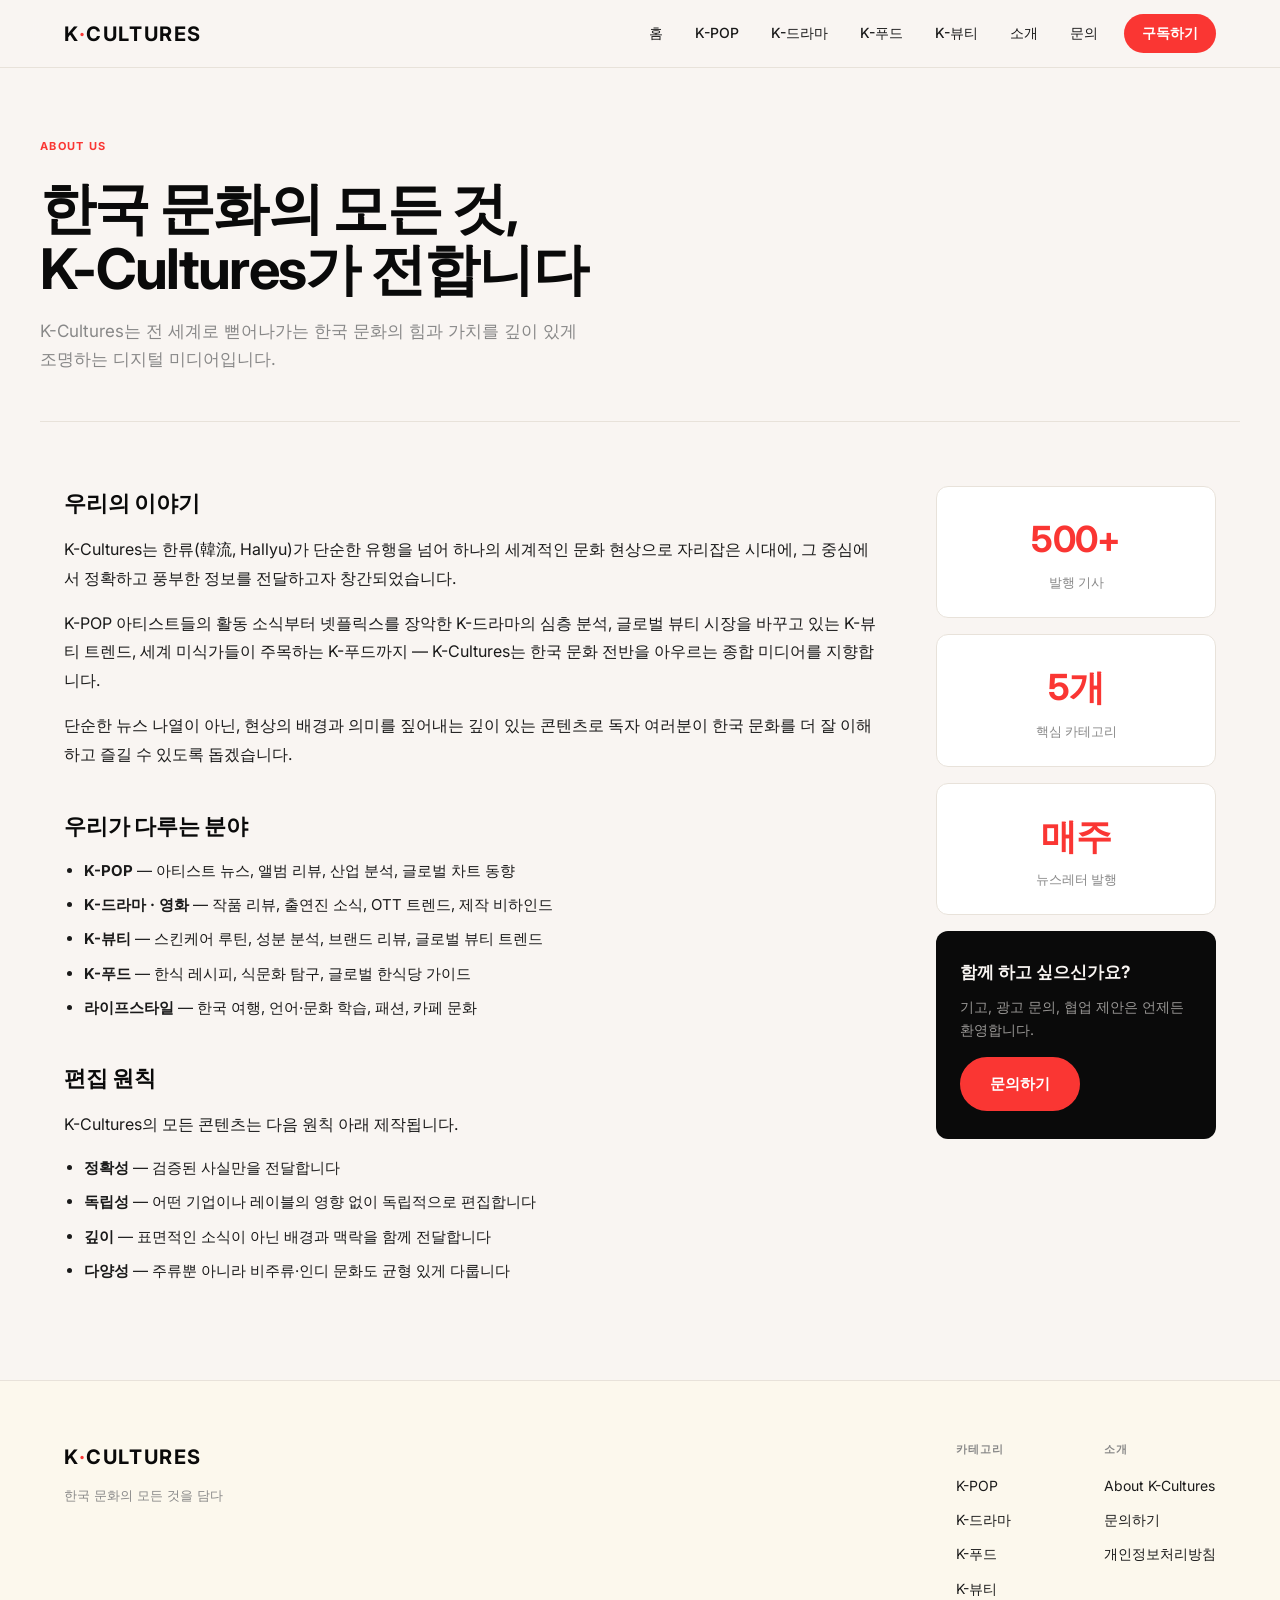
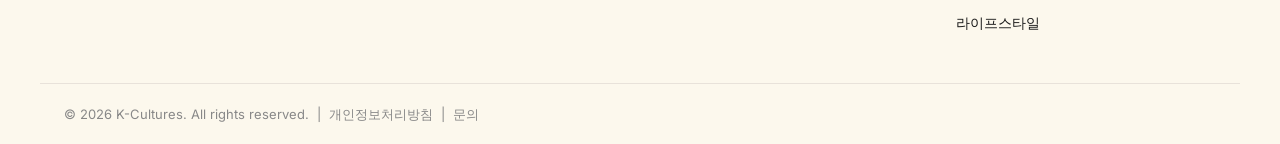
<file: about.html>
<!DOCTYPE html>
<html lang="ko">
<head>
    <meta charset="UTF-8">
    <meta name="viewport" content="width=device-width, initial-scale=1.0">
    <title>소개 — K-Cultures | 한국 문화 미디어</title>
    <meta name="description" content="K-Cultures는 K-POP, K-드라마, K-뷰티, K-푸드 등 한국 문화 전반을 심층적으로 다루는 한국어·영어 미디어입니다.">
    <link rel="canonical" href="https://lemardk.github.io/k-cultures/about.html">
    <link rel="preconnect" href="https://fonts.googleapis.com">
    <link rel="preconnect" href="https://fonts.gstatic.com" crossorigin>
    <link href="https://fonts.googleapis.com/css2?family=Inter:wght@400;500;600;700&display=swap" rel="stylesheet">
    <link rel="stylesheet" href="style.css">
    <script async src="https://pagead2.googlesyndication.com/pagead/js/adsbygoogle.js?client=ca-pub-3874906699242480"
     crossorigin="anonymous"></script>
</head>
<body>

    <header class="header" id="header">
        <div class="header__inner">
            <a href="index.html" class="logo">K<span class="logo__accent">·</span>CULTURES</a>
            <nav class="nav" id="nav">
                <a href="index.html" class="nav__link">홈</a>
                <a href="#" class="nav__link">K-POP</a>
                <a href="#" class="nav__link">K-드라마</a>
                <a href="#" class="nav__link">K-푸드</a>
                <a href="#" class="nav__link">K-뷰티</a>
                <a href="about.html" class="nav__link">소개</a>
                <a href="contact.html" class="nav__link">문의</a>
                <a href="index.html#newsletter" class="nav__cta">구독하기</a>
            </nav>
            <button class="burger" id="burger" aria-label="메뉴 열기">
                <span></span><span></span><span></span>
            </button>
        </div>
    </header>

    <main class="page-main">
        <div class="page-hero container">
            <span class="section-tag">ABOUT US</span>
            <h1 class="page-title">한국 문화의 모든 것,<br>K-Cultures가 전합니다</h1>
            <p class="page-sub">K-Cultures는 전 세계로 뻗어나가는 한국 문화의 힘과 가치를 깊이 있게 조명하는 디지털 미디어입니다.</p>
        </div>

        <section class="about-section container">
            <div class="about-grid">
                <div class="about-content">
                    <h2>우리의 이야기</h2>
                    <p>K-Cultures는 한류(韓流, Hallyu)가 단순한 유행을 넘어 하나의 세계적인 문화 현상으로 자리잡은 시대에, 그 중심에서 정확하고 풍부한 정보를 전달하고자 창간되었습니다.</p>
                    <p>K-POP 아티스트들의 활동 소식부터 넷플릭스를 장악한 K-드라마의 심층 분석, 글로벌 뷰티 시장을 바꾸고 있는 K-뷰티 트렌드, 세계 미식가들이 주목하는 K-푸드까지 — K-Cultures는 한국 문화 전반을 아우르는 종합 미디어를 지향합니다.</p>
                    <p>단순한 뉴스 나열이 아닌, 현상의 배경과 의미를 짚어내는 깊이 있는 콘텐츠로 독자 여러분이 한국 문화를 더 잘 이해하고 즐길 수 있도록 돕겠습니다.</p>

                    <h2>우리가 다루는 분야</h2>
                    <ul class="about-list">
                        <li><strong>K-POP</strong> — 아티스트 뉴스, 앨범 리뷰, 산업 분석, 글로벌 차트 동향</li>
                        <li><strong>K-드라마 · 영화</strong> — 작품 리뷰, 출연진 소식, OTT 트렌드, 제작 비하인드</li>
                        <li><strong>K-뷰티</strong> — 스킨케어 루틴, 성분 분석, 브랜드 리뷰, 글로벌 뷰티 트렌드</li>
                        <li><strong>K-푸드</strong> — 한식 레시피, 식문화 탐구, 글로벌 한식당 가이드</li>
                        <li><strong>라이프스타일</strong> — 한국 여행, 언어·문화 학습, 패션, 카페 문화</li>
                    </ul>

                    <h2>편집 원칙</h2>
                    <p>K-Cultures의 모든 콘텐츠는 다음 원칙 아래 제작됩니다.</p>
                    <ul class="about-list">
                        <li><strong>정확성</strong> — 검증된 사실만을 전달합니다</li>
                        <li><strong>독립성</strong> — 어떤 기업이나 레이블의 영향 없이 독립적으로 편집합니다</li>
                        <li><strong>깊이</strong> — 표면적인 소식이 아닌 배경과 맥락을 함께 전달합니다</li>
                        <li><strong>다양성</strong> — 주류뿐 아니라 비주류·인디 문화도 균형 있게 다룹니다</li>
                    </ul>
                </div>

                <div class="about-sidebar">
                    <div class="stat-card">
                        <span class="stat-number">500+</span>
                        <span class="stat-label">발행 기사</span>
                    </div>
                    <div class="stat-card">
                        <span class="stat-number">5개</span>
                        <span class="stat-label">핵심 카테고리</span>
                    </div>
                    <div class="stat-card">
                        <span class="stat-number">매주</span>
                        <span class="stat-label">뉴스레터 발행</span>
                    </div>
                    <div class="about-contact-box">
                        <h3>함께 하고 싶으신가요?</h3>
                        <p>기고, 광고 문의, 협업 제안은 언제든 환영합니다.</p>
                        <a href="contact.html" class="btn btn--primary" style="margin-top:16px; display:inline-flex;">문의하기</a>
                    </div>
                </div>
            </div>
        </section>
    </main>

    <footer class="footer">
        <div class="footer__inner container">
            <div class="footer__brand">
                <a href="index.html" class="logo">K<span class="logo__accent">·</span>CULTURES</a>
                <p class="footer__tagline">한국 문화의 모든 것을 담다</p>
            </div>
            <nav class="footer__nav">
                <div class="footer__col">
                    <span class="footer__col-title">카테고리</span>
                    <a href="#">K-POP</a>
                    <a href="#">K-드라마</a>
                    <a href="#">K-푸드</a>
                    <a href="#">K-뷰티</a>
                    <a href="#">라이프스타일</a>
                </div>
                <div class="footer__col">
                    <span class="footer__col-title">소개</span>
                    <a href="about.html">About K-Cultures</a>
                    <a href="contact.html">문의하기</a>
                    <a href="privacy.html">개인정보처리방침</a>
                </div>
            </nav>
        </div>
        <div class="footer__bottom container">
            <p>&copy; 2026 K-Cultures. All rights reserved. &nbsp;|&nbsp; <a href="privacy.html">개인정보처리방침</a> &nbsp;|&nbsp; <a href="contact.html">문의</a></p>
        </div>
    </footer>

    <script src="main.js"></script>
</body>
</html>
</file>
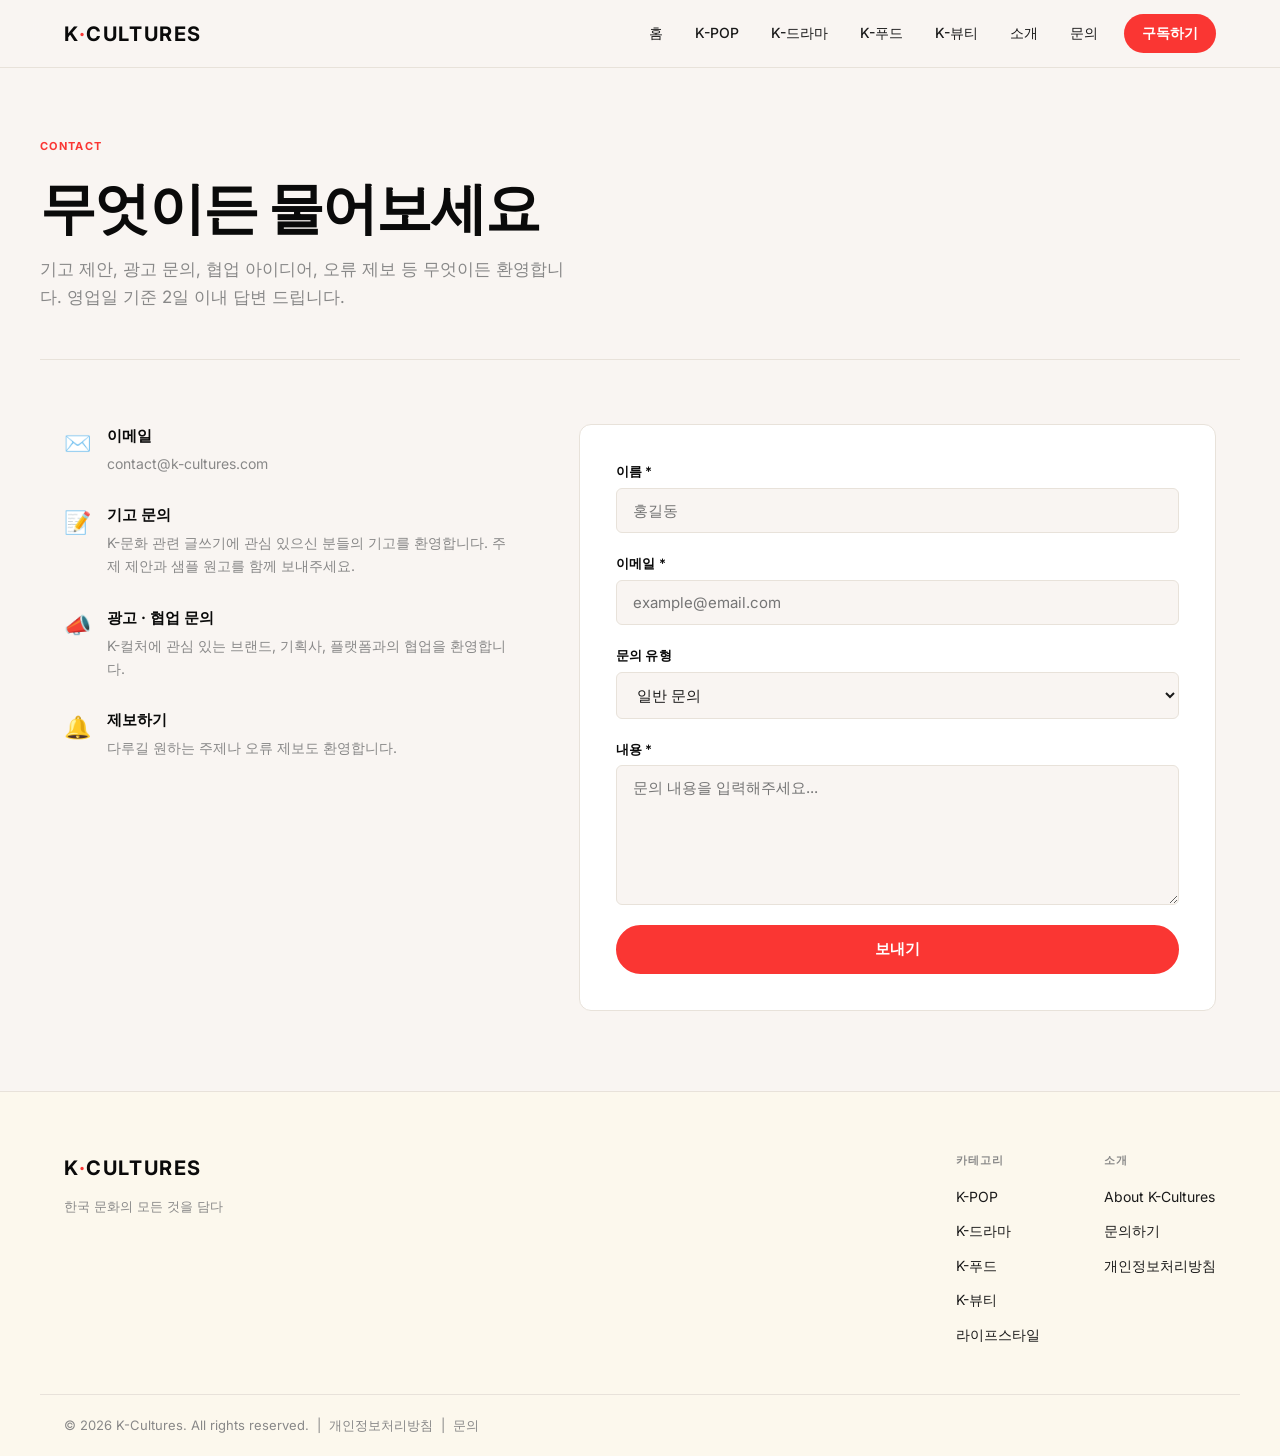
<file: contact.html>
<!DOCTYPE html>
<html lang="ko">
<head>
    <meta charset="UTF-8">
    <meta name="viewport" content="width=device-width, initial-scale=1.0">
    <title>문의하기 — K-Cultures</title>
    <meta name="description" content="K-Cultures에 기고, 광고, 협업, 제보 등 다양한 문의를 남겨주세요. 빠르게 답변 드리겠습니다.">
    <link rel="canonical" href="https://lemardk.github.io/k-cultures/contact.html">
    <link rel="preconnect" href="https://fonts.googleapis.com">
    <link rel="preconnect" href="https://fonts.gstatic.com" crossorigin>
    <link href="https://fonts.googleapis.com/css2?family=Inter:wght@400;500;600;700&display=swap" rel="stylesheet">
    <link rel="stylesheet" href="style.css">
    <script async src="https://pagead2.googlesyndication.com/pagead/js/adsbygoogle.js?client=ca-pub-3874906699242480"
     crossorigin="anonymous"></script>
</head>
<body>

    <header class="header" id="header">
        <div class="header__inner">
            <a href="index.html" class="logo">K<span class="logo__accent">·</span>CULTURES</a>
            <nav class="nav" id="nav">
                <a href="index.html" class="nav__link">홈</a>
                <a href="#" class="nav__link">K-POP</a>
                <a href="#" class="nav__link">K-드라마</a>
                <a href="#" class="nav__link">K-푸드</a>
                <a href="#" class="nav__link">K-뷰티</a>
                <a href="about.html" class="nav__link">소개</a>
                <a href="contact.html" class="nav__link">문의</a>
                <a href="index.html#newsletter" class="nav__cta">구독하기</a>
            </nav>
            <button class="burger" id="burger" aria-label="메뉴 열기">
                <span></span><span></span><span></span>
            </button>
        </div>
    </header>

    <main class="page-main">
        <div class="page-hero container">
            <span class="section-tag">CONTACT</span>
            <h1 class="page-title">무엇이든 물어보세요</h1>
            <p class="page-sub">기고 제안, 광고 문의, 협업 아이디어, 오류 제보 등 무엇이든 환영합니다. 영업일 기준 2일 이내 답변 드립니다.</p>
        </div>

        <section class="contact-section container">
            <div class="contact-grid">
                <div class="contact-info">
                    <div class="contact-item">
                        <span class="contact-icon">✉️</span>
                        <div>
                            <strong>이메일</strong>
                            <p>contact@k-cultures.com</p>
                        </div>
                    </div>
                    <div class="contact-item">
                        <span class="contact-icon">📝</span>
                        <div>
                            <strong>기고 문의</strong>
                            <p>K-문화 관련 글쓰기에 관심 있으신 분들의 기고를 환영합니다. 주제 제안과 샘플 원고를 함께 보내주세요.</p>
                        </div>
                    </div>
                    <div class="contact-item">
                        <span class="contact-icon">📣</span>
                        <div>
                            <strong>광고 · 협업 문의</strong>
                            <p>K-컬처에 관심 있는 브랜드, 기획사, 플랫폼과의 협업을 환영합니다.</p>
                        </div>
                    </div>
                    <div class="contact-item">
                        <span class="contact-icon">🔔</span>
                        <div>
                            <strong>제보하기</strong>
                            <p>다루길 원하는 주제나 오류 제보도 환영합니다.</p>
                        </div>
                    </div>
                </div>

                <form class="contact-form" onsubmit="handleContact(event)">
                    <div class="form-group">
                        <label for="name">이름 *</label>
                        <input type="text" id="name" name="name" placeholder="홍길동" required>
                    </div>
                    <div class="form-group">
                        <label for="email">이메일 *</label>
                        <input type="email" id="email" name="email" placeholder="example@email.com" required>
                    </div>
                    <div class="form-group">
                        <label for="subject">문의 유형</label>
                        <select id="subject" name="subject">
                            <option value="general">일반 문의</option>
                            <option value="contribute">기고 제안</option>
                            <option value="ads">광고 · 협업</option>
                            <option value="report">오류 제보</option>
                            <option value="other">기타</option>
                        </select>
                    </div>
                    <div class="form-group">
                        <label for="message">내용 *</label>
                        <textarea id="message" name="message" rows="6" placeholder="문의 내용을 입력해주세요..." required></textarea>
                    </div>
                    <button type="submit" class="btn btn--primary" id="contactBtn" style="width:100%; justify-content:center;">보내기</button>
                </form>
            </div>
        </section>
    </main>

    <footer class="footer">
        <div class="footer__inner container">
            <div class="footer__brand">
                <a href="index.html" class="logo">K<span class="logo__accent">·</span>CULTURES</a>
                <p class="footer__tagline">한국 문화의 모든 것을 담다</p>
            </div>
            <nav class="footer__nav">
                <div class="footer__col">
                    <span class="footer__col-title">카테고리</span>
                    <a href="#">K-POP</a>
                    <a href="#">K-드라마</a>
                    <a href="#">K-푸드</a>
                    <a href="#">K-뷰티</a>
                    <a href="#">라이프스타일</a>
                </div>
                <div class="footer__col">
                    <span class="footer__col-title">소개</span>
                    <a href="about.html">About K-Cultures</a>
                    <a href="contact.html">문의하기</a>
                    <a href="privacy.html">개인정보처리방침</a>
                </div>
            </nav>
        </div>
        <div class="footer__bottom container">
            <p>&copy; 2026 K-Cultures. All rights reserved. &nbsp;|&nbsp; <a href="privacy.html">개인정보처리방침</a> &nbsp;|&nbsp; <a href="contact.html">문의</a></p>
        </div>
    </footer>

    <script src="main.js"></script>
</body>
</html>
</file>
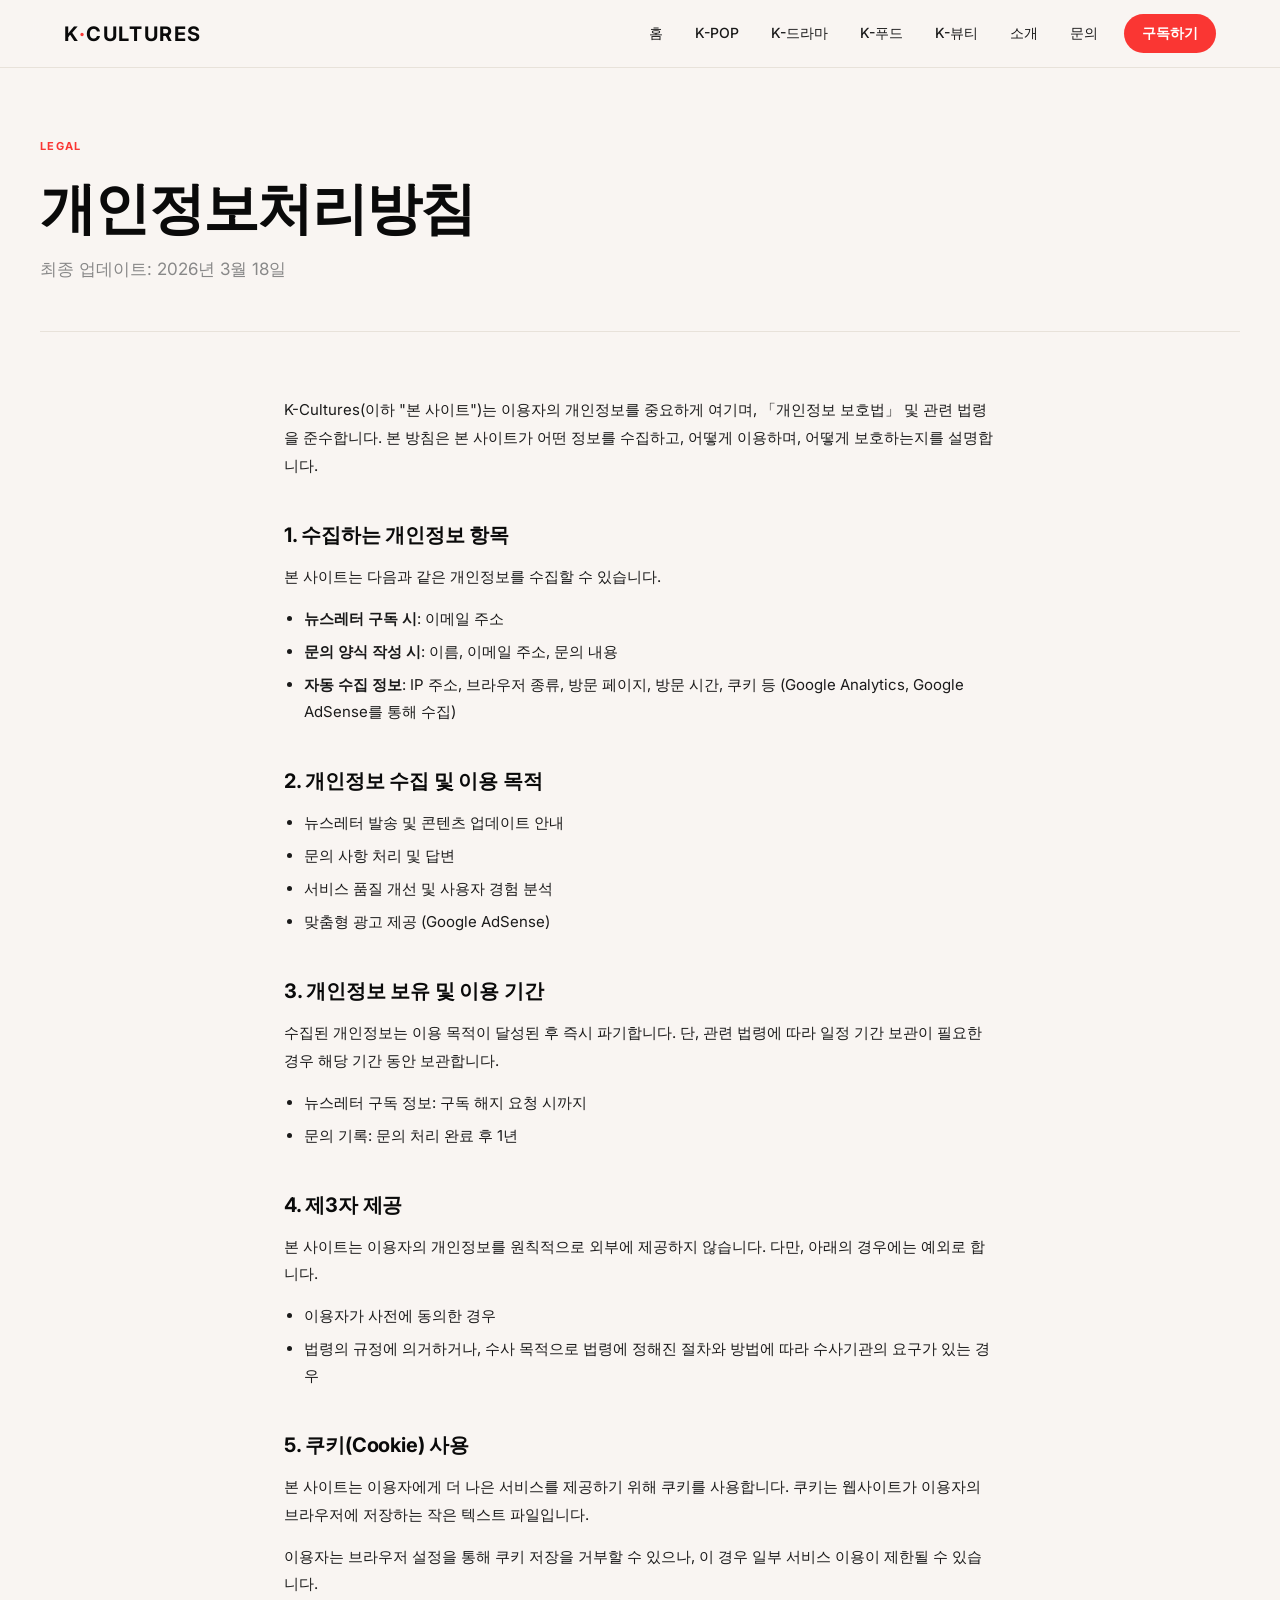
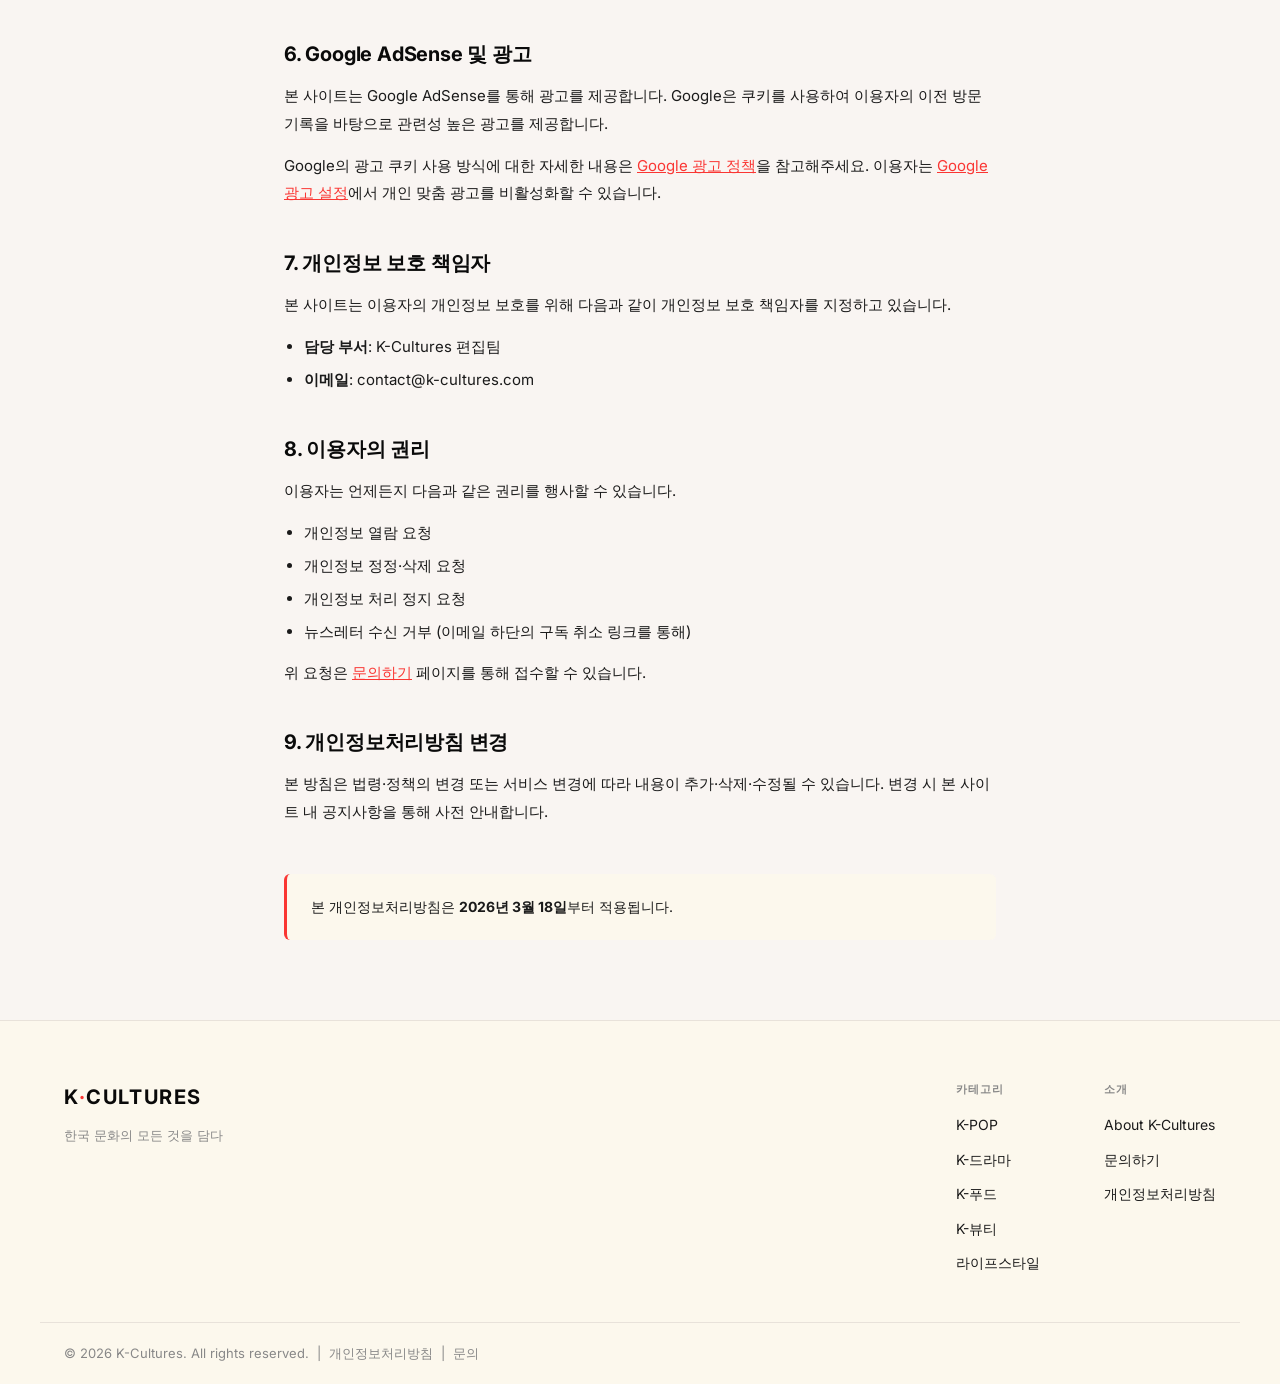
<file: privacy.html>
<!DOCTYPE html>
<html lang="ko">
<head>
    <meta charset="UTF-8">
    <meta name="viewport" content="width=device-width, initial-scale=1.0">
    <title>개인정보처리방침 — K-Cultures</title>
    <meta name="description" content="K-Cultures의 개인정보처리방침입니다. 수집 정보, 이용 목적, 제3자 제공 등 개인정보 처리에 관한 사항을 안내합니다.">
    <link rel="canonical" href="https://lemardk.github.io/k-cultures/privacy.html">
    <link rel="preconnect" href="https://fonts.googleapis.com">
    <link rel="preconnect" href="https://fonts.gstatic.com" crossorigin>
    <link href="https://fonts.googleapis.com/css2?family=Inter:wght@400;500;600;700&display=swap" rel="stylesheet">
    <link rel="stylesheet" href="style.css">
    <script async src="https://pagead2.googlesyndication.com/pagead/js/adsbygoogle.js?client=ca-pub-3874906699242480"
     crossorigin="anonymous"></script>
</head>
<body>

    <header class="header" id="header">
        <div class="header__inner">
            <a href="index.html" class="logo">K<span class="logo__accent">·</span>CULTURES</a>
            <nav class="nav" id="nav">
                <a href="index.html" class="nav__link">홈</a>
                <a href="#" class="nav__link">K-POP</a>
                <a href="#" class="nav__link">K-드라마</a>
                <a href="#" class="nav__link">K-푸드</a>
                <a href="#" class="nav__link">K-뷰티</a>
                <a href="about.html" class="nav__link">소개</a>
                <a href="contact.html" class="nav__link">문의</a>
                <a href="index.html#newsletter" class="nav__cta">구독하기</a>
            </nav>
            <button class="burger" id="burger" aria-label="메뉴 열기">
                <span></span><span></span><span></span>
            </button>
        </div>
    </header>

    <main class="page-main">
        <div class="page-hero container">
            <span class="section-tag">LEGAL</span>
            <h1 class="page-title">개인정보처리방침</h1>
            <p class="page-sub">최종 업데이트: 2026년 3월 18일</p>
        </div>

        <section class="privacy-section container">
            <div class="prose">

                <p>K-Cultures(이하 "본 사이트")는 이용자의 개인정보를 중요하게 여기며, 「개인정보 보호법」 및 관련 법령을 준수합니다. 본 방침은 본 사이트가 어떤 정보를 수집하고, 어떻게 이용하며, 어떻게 보호하는지를 설명합니다.</p>

                <h2>1. 수집하는 개인정보 항목</h2>
                <p>본 사이트는 다음과 같은 개인정보를 수집할 수 있습니다.</p>
                <ul>
                    <li><strong>뉴스레터 구독 시</strong>: 이메일 주소</li>
                    <li><strong>문의 양식 작성 시</strong>: 이름, 이메일 주소, 문의 내용</li>
                    <li><strong>자동 수집 정보</strong>: IP 주소, 브라우저 종류, 방문 페이지, 방문 시간, 쿠키 등 (Google Analytics, Google AdSense를 통해 수집)</li>
                </ul>

                <h2>2. 개인정보 수집 및 이용 목적</h2>
                <ul>
                    <li>뉴스레터 발송 및 콘텐츠 업데이트 안내</li>
                    <li>문의 사항 처리 및 답변</li>
                    <li>서비스 품질 개선 및 사용자 경험 분석</li>
                    <li>맞춤형 광고 제공 (Google AdSense)</li>
                </ul>

                <h2>3. 개인정보 보유 및 이용 기간</h2>
                <p>수집된 개인정보는 이용 목적이 달성된 후 즉시 파기합니다. 단, 관련 법령에 따라 일정 기간 보관이 필요한 경우 해당 기간 동안 보관합니다.</p>
                <ul>
                    <li>뉴스레터 구독 정보: 구독 해지 요청 시까지</li>
                    <li>문의 기록: 문의 처리 완료 후 1년</li>
                </ul>

                <h2>4. 제3자 제공</h2>
                <p>본 사이트는 이용자의 개인정보를 원칙적으로 외부에 제공하지 않습니다. 다만, 아래의 경우에는 예외로 합니다.</p>
                <ul>
                    <li>이용자가 사전에 동의한 경우</li>
                    <li>법령의 규정에 의거하거나, 수사 목적으로 법령에 정해진 절차와 방법에 따라 수사기관의 요구가 있는 경우</li>
                </ul>

                <h2>5. 쿠키(Cookie) 사용</h2>
                <p>본 사이트는 이용자에게 더 나은 서비스를 제공하기 위해 쿠키를 사용합니다. 쿠키는 웹사이트가 이용자의 브라우저에 저장하는 작은 텍스트 파일입니다.</p>
                <p>이용자는 브라우저 설정을 통해 쿠키 저장을 거부할 수 있으나, 이 경우 일부 서비스 이용이 제한될 수 있습니다.</p>

                <h2>6. Google AdSense 및 광고</h2>
                <p>본 사이트는 Google AdSense를 통해 광고를 제공합니다. Google은 쿠키를 사용하여 이용자의 이전 방문 기록을 바탕으로 관련성 높은 광고를 제공합니다.</p>
                <p>Google의 광고 쿠키 사용 방식에 대한 자세한 내용은 <a href="https://policies.google.com/technologies/ads" target="_blank" rel="noopener">Google 광고 정책</a>을 참고해주세요. 이용자는 <a href="https://adssettings.google.com" target="_blank" rel="noopener">Google 광고 설정</a>에서 개인 맞춤 광고를 비활성화할 수 있습니다.</p>

                <h2>7. 개인정보 보호 책임자</h2>
                <p>본 사이트는 이용자의 개인정보 보호를 위해 다음과 같이 개인정보 보호 책임자를 지정하고 있습니다.</p>
                <ul>
                    <li><strong>담당 부서</strong>: K-Cultures 편집팀</li>
                    <li><strong>이메일</strong>: contact@k-cultures.com</li>
                </ul>

                <h2>8. 이용자의 권리</h2>
                <p>이용자는 언제든지 다음과 같은 권리를 행사할 수 있습니다.</p>
                <ul>
                    <li>개인정보 열람 요청</li>
                    <li>개인정보 정정·삭제 요청</li>
                    <li>개인정보 처리 정지 요청</li>
                    <li>뉴스레터 수신 거부 (이메일 하단의 구독 취소 링크를 통해)</li>
                </ul>
                <p>위 요청은 <a href="contact.html">문의하기</a> 페이지를 통해 접수할 수 있습니다.</p>

                <h2>9. 개인정보처리방침 변경</h2>
                <p>본 방침은 법령·정책의 변경 또는 서비스 변경에 따라 내용이 추가·삭제·수정될 수 있습니다. 변경 시 본 사이트 내 공지사항을 통해 사전 안내합니다.</p>

                <div class="privacy-updated">
                    <p>본 개인정보처리방침은 <strong>2026년 3월 18일</strong>부터 적용됩니다.</p>
                </div>
            </div>
        </section>
    </main>

    <footer class="footer">
        <div class="footer__inner container">
            <div class="footer__brand">
                <a href="index.html" class="logo">K<span class="logo__accent">·</span>CULTURES</a>
                <p class="footer__tagline">한국 문화의 모든 것을 담다</p>
            </div>
            <nav class="footer__nav">
                <div class="footer__col">
                    <span class="footer__col-title">카테고리</span>
                    <a href="#">K-POP</a>
                    <a href="#">K-드라마</a>
                    <a href="#">K-푸드</a>
                    <a href="#">K-뷰티</a>
                    <a href="#">라이프스타일</a>
                </div>
                <div class="footer__col">
                    <span class="footer__col-title">소개</span>
                    <a href="about.html">About K-Cultures</a>
                    <a href="contact.html">문의하기</a>
                    <a href="privacy.html">개인정보처리방침</a>
                </div>
            </nav>
        </div>
        <div class="footer__bottom container">
            <p>&copy; 2026 K-Cultures. All rights reserved. &nbsp;|&nbsp; <a href="privacy.html">개인정보처리방침</a> &nbsp;|&nbsp; <a href="contact.html">문의</a></p>
        </div>
    </footer>

    <script src="main.js"></script>
</body>
</html>
</file>
<file: style.css>
/* =============================================
   K-CULTURES — Global Styles
   Inspired by sandracreates.com aesthetic
   ============================================= */

*, *::before, *::after {
    box-sizing: border-box;
    margin: 0;
    padding: 0;
}

:root {
    --accent:      #fa3633;
    --accent-dark: #c42220;
    --bg:          #f9f5f2;
    --bg-alt:      #fcf8ed;
    --white:       #ffffff;
    --black:       #0a0a0a;
    --text:        #1a1a1a;
    --text-muted:  #888888;
    --border:      #e8e2da;
    --radius:      12px;
    --radius-sm:   6px;
    --font:        'Inter', -apple-system, BlinkMacSystemFont, sans-serif;
    --header-h:    68px;
    --container:   1200px;
    --transition:  0.2s ease;
}

html {
    scroll-behavior: smooth;
}

body {
    font-family: var(--font);
    background-color: var(--bg);
    color: var(--text);
    line-height: 1.6;
    -webkit-font-smoothing: antialiased;
}

img {
    display: block;
    max-width: 100%;
}

a {
    color: inherit;
    text-decoration: none;
}

/* =============================================
   LAYOUT
   ============================================= */

.container {
    max-width: var(--container);
    margin: 0 auto;
    padding: 0 24px;
}

/* =============================================
   HEADER
   ============================================= */

.header {
    position: fixed;
    top: 0;
    left: 0;
    right: 0;
    z-index: 100;
    height: var(--header-h);
    background: rgba(249, 245, 242, 0.92);
    backdrop-filter: blur(16px);
    -webkit-backdrop-filter: blur(16px);
    border-bottom: 1px solid var(--border);
    transition: box-shadow var(--transition);
}

.header.scrolled {
    box-shadow: 0 2px 20px rgba(0,0,0,0.08);
}

.header__inner {
    max-width: var(--container);
    margin: 0 auto;
    padding: 0 24px;
    height: 100%;
    display: flex;
    align-items: center;
    justify-content: space-between;
    gap: 24px;
}

.logo {
    font-size: 20px;
    font-weight: 700;
    letter-spacing: 0.08em;
    text-transform: uppercase;
    color: var(--black);
    flex-shrink: 0;
}

.logo__accent {
    color: var(--accent);
}

.nav {
    display: flex;
    align-items: center;
    gap: 4px;
}

.nav__link {
    padding: 8px 14px;
    font-size: 14px;
    font-weight: 500;
    color: var(--text);
    border-radius: var(--radius-sm);
    transition: background var(--transition), color var(--transition);
}

.nav__link:hover {
    background: var(--border);
    color: var(--black);
}

.nav__cta {
    margin-left: 8px;
    padding: 8px 18px;
    font-size: 14px;
    font-weight: 600;
    background: var(--accent);
    color: var(--white);
    border-radius: 999px;
    transition: background var(--transition), transform var(--transition);
}

.nav__cta:hover {
    background: var(--accent-dark);
    transform: translateY(-1px);
}

.burger {
    display: none;
    flex-direction: column;
    gap: 5px;
    background: none;
    border: none;
    cursor: pointer;
    padding: 4px;
}

.burger span {
    display: block;
    width: 24px;
    height: 2px;
    background: var(--black);
    border-radius: 2px;
    transition: all 0.3s ease;
}

/* =============================================
   BUTTONS
   ============================================= */

.btn {
    display: inline-flex;
    align-items: center;
    gap: 8px;
    padding: 13px 28px;
    font-size: 15px;
    font-weight: 600;
    border-radius: 999px;
    border: 2px solid transparent;
    cursor: pointer;
    transition: all var(--transition);
    text-decoration: none;
}

.btn--primary {
    background: var(--accent);
    color: var(--white);
    border-color: var(--accent);
}

.btn--primary:hover {
    background: var(--accent-dark);
    border-color: var(--accent-dark);
    transform: translateY(-2px);
    box-shadow: 0 8px 24px rgba(250, 54, 51, 0.3);
}

.btn--ghost {
    background: transparent;
    color: var(--black);
    border-color: var(--border);
}

.btn--ghost:hover {
    background: var(--white);
    border-color: var(--black);
    transform: translateY(-2px);
}

/* =============================================
   SECTION HEADERS
   ============================================= */

.section-tag {
    display: inline-block;
    font-size: 11px;
    font-weight: 700;
    letter-spacing: 0.12em;
    text-transform: uppercase;
    color: var(--accent);
    margin-bottom: 10px;
}

.section-title {
    font-size: clamp(22px, 3vw, 30px);
    font-weight: 700;
    color: var(--black);
    letter-spacing: -0.02em;
}

.section-header {
    display: flex;
    align-items: baseline;
    flex-wrap: wrap;
    gap: 12px 24px;
    margin-bottom: 36px;
}

.section-header .section-tag {
    margin-bottom: 0;
}

.section-more {
    margin-left: auto;
    font-size: 14px;
    font-weight: 600;
    color: var(--accent);
    transition: gap var(--transition);
}

.section-more:hover {
    text-decoration: underline;
}

/* =============================================
   HERO
   ============================================= */

.hero {
    margin-top: var(--header-h);
    padding: 80px 0 0;
    background: var(--bg);
    overflow: hidden;
}

.hero__inner {
    display: flex;
    flex-direction: column;
    align-items: flex-start;
    gap: 24px;
    padding-bottom: 60px;
}

.hero__tag {
    display: inline-block;
    font-size: 11px;
    font-weight: 700;
    letter-spacing: 0.14em;
    text-transform: uppercase;
    background: var(--accent);
    color: var(--white);
    padding: 5px 14px;
    border-radius: 999px;
}

.hero__title {
    font-size: clamp(40px, 7vw, 80px);
    font-weight: 700;
    line-height: 1.08;
    letter-spacing: -0.03em;
    color: var(--black);
    max-width: 700px;
}

.hero__sub {
    font-size: clamp(16px, 2vw, 19px);
    color: var(--text-muted);
    line-height: 1.6;
    max-width: 480px;
}

.hero__actions {
    display: flex;
    gap: 12px;
    flex-wrap: wrap;
    margin-top: 8px;
}

/* Marquee */
.hero__marquee {
    width: 100%;
    overflow: hidden;
    background: var(--black);
    padding: 14px 0;
}

.marquee__track {
    display: flex;
    gap: 20px;
    white-space: nowrap;
    animation: marquee 28s linear infinite;
    width: max-content;
}

.marquee__track span {
    font-size: 13px;
    font-weight: 600;
    letter-spacing: 0.08em;
    text-transform: uppercase;
    color: var(--white);
}

.marquee__track span:nth-child(even) {
    color: var(--accent);
}

@keyframes marquee {
    from { transform: translateX(0); }
    to   { transform: translateX(-50%); }
}

/* =============================================
   FEATURED
   ============================================= */

.featured {
    padding: 72px 0;
}

.featured__grid {
    display: grid;
    grid-template-columns: 1fr 340px;
    gap: 24px;
}

/* =============================================
   CARDS
   ============================================= */

.card {
    background: var(--white);
    border-radius: var(--radius);
    overflow: hidden;
    border: 1px solid var(--border);
    transition: transform var(--transition), box-shadow var(--transition);
}

.card:hover {
    transform: translateY(-4px);
    box-shadow: 0 16px 40px rgba(0,0,0,0.1);
}

.card__img-wrap {
    position: relative;
    overflow: hidden;
}

.card__img-wrap img {
    width: 100%;
    aspect-ratio: 16/9;
    object-fit: cover;
    transition: transform 0.4s ease;
}

.card:hover .card__img-wrap img {
    transform: scale(1.04);
}

.card__category {
    position: absolute;
    top: 14px;
    left: 14px;
    font-size: 10px;
    font-weight: 700;
    letter-spacing: 0.1em;
    text-transform: uppercase;
    background: var(--accent);
    color: var(--white);
    padding: 4px 10px;
    border-radius: 999px;
}

.card__body {
    padding: 20px 24px 24px;
}

.card__title {
    font-size: 17px;
    font-weight: 700;
    line-height: 1.35;
    letter-spacing: -0.01em;
    color: var(--black);
    margin-bottom: 10px;
}

.card__excerpt {
    font-size: 14px;
    color: var(--text-muted);
    line-height: 1.65;
    margin-bottom: 16px;
}

.card__meta {
    display: flex;
    align-items: center;
    gap: 12px;
    font-size: 12px;
    color: var(--text-muted);
}

.card__read::before {
    content: '·';
    margin-right: 12px;
}

/* Hero card */
.card--hero .card__img-wrap img {
    aspect-ratio: 4/3;
}

.card--hero .card__body {
    padding: 28px 32px 32px;
}

.card--hero .card__title {
    font-size: clamp(18px, 2.4vw, 24px);
    margin-bottom: 14px;
}

/* Side card */
.card--side {
    display: flex;
    flex-direction: column;
    height: calc((100% - 48px) / 3);
    border-radius: var(--radius);
}

.featured__side {
    display: flex;
    flex-direction: column;
    gap: 16px;
}

.card--side .card__img-wrap img {
    aspect-ratio: 16/7;
}

.card--side .card__body {
    padding: 14px 18px 18px;
}

.card--side .card__title {
    font-size: 14px;
    line-height: 1.4;
    -webkit-line-clamp: 2;
    -webkit-box-orient: vertical;
    display: -webkit-box;
    overflow: hidden;
}

/* Grid card */
.card--grid .card__img-wrap img {
    aspect-ratio: 16/9;
}

/* =============================================
   CATEGORIES
   ============================================= */

.categories {
    padding: 0 0 72px;
}

.categories__grid {
    display: grid;
    grid-template-columns: repeat(5, 1fr);
    gap: 16px;
}

.cat-card {
    display: flex;
    flex-direction: column;
    align-items: center;
    gap: 8px;
    padding: 28px 16px;
    background: var(--white);
    border-radius: var(--radius);
    border: 2px solid var(--border);
    text-align: center;
    transition: all var(--transition);
    cursor: pointer;
}

.cat-card:hover {
    border-color: var(--c);
    background: color-mix(in srgb, var(--c) 8%, var(--white));
    transform: translateY(-3px);
    box-shadow: 0 12px 32px rgba(0,0,0,0.08);
}

.cat-card__icon {
    font-size: 28px;
    line-height: 1;
}

.cat-card__name {
    font-size: 14px;
    font-weight: 700;
    color: var(--black);
    letter-spacing: -0.01em;
}

.cat-card__count {
    font-size: 11px;
    color: var(--text-muted);
    font-weight: 500;
}

/* =============================================
   LATEST
   ============================================= */

.latest {
    padding: 0 0 80px;
}

.latest__grid {
    display: grid;
    grid-template-columns: repeat(3, 1fr);
    gap: 24px;
}

/* =============================================
   WORD OF THE DAY
   ============================================= */

.wotd {
    padding: 0 0 80px;
}

.wotd__card {
    display: flex;
    align-items: stretch;
    gap: 0;
    background: var(--white);
    border: 1px solid var(--border);
    border-radius: var(--radius);
    overflow: hidden;
}

.wotd__left {
    display: flex;
    flex-direction: column;
    justify-content: center;
    align-items: center;
    gap: 8px;
    padding: 48px 52px;
    background: var(--black);
    text-align: center;
    min-width: 240px;
    flex-shrink: 0;
}

.wotd__word {
    font-size: clamp(48px, 6vw, 72px);
    font-weight: 700;
    color: var(--bg);
    letter-spacing: -0.02em;
    line-height: 1;
}

.wotd__romanization {
    font-size: 18px;
    font-weight: 600;
    color: var(--accent);
    letter-spacing: 0.05em;
}

.wotd__pos {
    font-size: 12px;
    font-weight: 500;
    color: rgba(249, 245, 242, 0.4);
    letter-spacing: 0.08em;
    text-transform: uppercase;
    margin-top: 4px;
}

.wotd__divider {
    width: 1px;
    background: var(--border);
    flex-shrink: 0;
}

.wotd__right {
    flex: 1;
    display: flex;
    flex-direction: column;
    gap: 28px;
    padding: 40px 48px;
}

.wotd__block {
    display: flex;
    flex-direction: column;
    gap: 8px;
}

.wotd__label {
    font-size: 11px;
    font-weight: 700;
    letter-spacing: 0.12em;
    text-transform: uppercase;
    color: var(--accent);
}

.wotd__text {
    font-size: 15px;
    color: var(--text);
    line-height: 1.7;
}

.wotd__text em {
    font-style: italic;
    color: var(--black);
    font-weight: 500;
}

.wotd__translation {
    font-size: 13px;
    color: var(--text-muted);
    display: block;
    margin-top: 4px;
}

.wotd__motivation {
    display: flex;
    align-items: flex-start;
    gap: 12px;
    padding: 20px 24px;
    background: var(--bg);
    border-radius: var(--radius-sm);
    border-left: 3px solid var(--accent);
    margin-top: auto;
}

.wotd__motivation-icon {
    color: var(--accent);
    font-size: 16px;
    flex-shrink: 0;
    margin-top: 2px;
}

.wotd__motivation p {
    font-size: 14px;
    color: var(--text-muted);
    line-height: 1.65;
    font-style: italic;
}

/* =============================================
   NEWSLETTER
   ============================================= */

.newsletter {
    background: var(--black);
    padding: 80px 0;
}

.newsletter__inner {
    display: flex;
    align-items: center;
    gap: 60px;
}

.newsletter__text {
    flex: 1;
}

.newsletter__text .section-tag {
    color: var(--accent);
}

.newsletter__title {
    font-size: clamp(26px, 3.5vw, 38px);
    font-weight: 700;
    letter-spacing: -0.02em;
    color: var(--white);
    line-height: 1.15;
    margin: 12px 0 14px;
}

.newsletter__desc {
    font-size: 15px;
    color: rgba(255,255,255,0.55);
    line-height: 1.6;
    max-width: 380px;
}

.newsletter__form {
    flex: 1;
    display: flex;
    gap: 12px;
    max-width: 480px;
}

.newsletter__input {
    flex: 1;
    padding: 14px 20px;
    font-size: 15px;
    font-family: var(--font);
    background: rgba(255,255,255,0.1);
    border: 1px solid rgba(255,255,255,0.15);
    border-radius: 999px;
    color: var(--white);
    outline: none;
    transition: border-color var(--transition);
}

.newsletter__input::placeholder {
    color: rgba(255,255,255,0.35);
}

.newsletter__input:focus {
    border-color: var(--accent);
}

/* =============================================
   INNER PAGES (About / Contact / Privacy)
   ============================================= */

.page-main {
    margin-top: var(--header-h);
    padding-bottom: 80px;
}

.page-hero {
    padding: 64px 0 48px;
    border-bottom: 1px solid var(--border);
    margin-bottom: 64px;
}

.page-title {
    font-size: clamp(32px, 5vw, 56px);
    font-weight: 700;
    letter-spacing: -0.03em;
    color: var(--black);
    line-height: 1.1;
    margin: 12px 0 16px;
}

.page-sub {
    font-size: 17px;
    color: var(--text-muted);
    max-width: 540px;
    line-height: 1.65;
}

/* About */
.about-grid {
    display: grid;
    grid-template-columns: 1fr 280px;
    gap: 60px;
    align-items: start;
}

.about-content h2 {
    font-size: 22px;
    font-weight: 700;
    color: var(--black);
    letter-spacing: -0.01em;
    margin: 40px 0 14px;
}

.about-content h2:first-child { margin-top: 0; }

.about-content p {
    font-size: 16px;
    color: var(--text);
    line-height: 1.8;
    margin-bottom: 16px;
}

.about-list {
    padding-left: 20px;
    margin-bottom: 16px;
}

.about-list li {
    font-size: 15px;
    color: var(--text);
    line-height: 1.75;
    margin-bottom: 8px;
}

.about-sidebar {
    display: flex;
    flex-direction: column;
    gap: 16px;
    position: sticky;
    top: calc(var(--header-h) + 24px);
}

.stat-card {
    background: var(--white);
    border: 1px solid var(--border);
    border-radius: var(--radius);
    padding: 24px;
    text-align: center;
}

.stat-number {
    display: block;
    font-size: 36px;
    font-weight: 700;
    color: var(--accent);
    letter-spacing: -0.02em;
}

.stat-label {
    display: block;
    font-size: 13px;
    color: var(--text-muted);
    margin-top: 4px;
    font-weight: 500;
}

.about-contact-box {
    background: var(--black);
    border-radius: var(--radius);
    padding: 28px 24px;
    color: var(--bg);
}

.about-contact-box h3 {
    font-size: 17px;
    font-weight: 700;
    color: var(--bg);
    margin-bottom: 10px;
}

.about-contact-box p {
    font-size: 14px;
    color: rgba(249,245,242,0.6);
    line-height: 1.6;
}

/* Contact */
.contact-grid {
    display: grid;
    grid-template-columns: 1fr 1.4fr;
    gap: 60px;
    align-items: start;
}

.contact-info {
    display: flex;
    flex-direction: column;
    gap: 28px;
}

.contact-item {
    display: flex;
    gap: 16px;
    align-items: flex-start;
}

.contact-icon {
    font-size: 22px;
    flex-shrink: 0;
    margin-top: 2px;
}

.contact-item strong {
    display: block;
    font-size: 15px;
    font-weight: 700;
    color: var(--black);
    margin-bottom: 4px;
}

.contact-item p {
    font-size: 14px;
    color: var(--text-muted);
    line-height: 1.65;
}

.contact-form {
    background: var(--white);
    border: 1px solid var(--border);
    border-radius: var(--radius);
    padding: 36px;
    display: flex;
    flex-direction: column;
    gap: 20px;
}

.form-group {
    display: flex;
    flex-direction: column;
    gap: 6px;
}

.form-group label {
    font-size: 13px;
    font-weight: 600;
    color: var(--black);
    letter-spacing: 0.01em;
}

.form-group input,
.form-group select,
.form-group textarea {
    font-family: var(--font);
    font-size: 15px;
    padding: 12px 16px;
    background: var(--bg);
    border: 1px solid var(--border);
    border-radius: var(--radius-sm);
    color: var(--text);
    outline: none;
    transition: border-color var(--transition);
    resize: vertical;
}

.form-group input:focus,
.form-group select:focus,
.form-group textarea:focus {
    border-color: var(--accent);
}

/* Privacy */
.privacy-section { max-width: 760px; }

.prose h2 {
    font-size: 20px;
    font-weight: 700;
    color: var(--black);
    margin: 40px 0 12px;
    letter-spacing: -0.01em;
}

.prose p {
    font-size: 15px;
    color: var(--text);
    line-height: 1.85;
    margin-bottom: 14px;
}

.prose ul {
    padding-left: 20px;
    margin-bottom: 14px;
}

.prose ul li {
    font-size: 15px;
    color: var(--text);
    line-height: 1.8;
    margin-bottom: 6px;
}

.prose a {
    color: var(--accent);
    text-decoration: underline;
}

.privacy-updated {
    margin-top: 48px;
    padding: 20px 24px;
    background: var(--bg-alt);
    border-radius: var(--radius-sm);
    border-left: 3px solid var(--accent);
}

.privacy-updated p {
    margin: 0;
    font-size: 14px;
}

/* Footer bottom links */
.footer__bottom a {
    color: var(--text-muted);
    transition: color var(--transition);
}

.footer__bottom a:hover {
    color: var(--accent);
}

/* =============================================
   FOOTER
   ============================================= */

.footer {
    background: var(--bg-alt);
    border-top: 1px solid var(--border);
    padding-top: 60px;
}

.footer__inner {
    display: flex;
    gap: 60px;
    padding-bottom: 48px;
}

.footer__brand {
    flex: 1;
}

.footer__tagline {
    margin-top: 12px;
    font-size: 13px;
    color: var(--text-muted);
}

.footer__nav {
    display: flex;
    gap: 48px;
}

.footer__col {
    display: flex;
    flex-direction: column;
    gap: 12px;
    min-width: 100px;
}

.footer__col-title {
    font-size: 11px;
    font-weight: 700;
    letter-spacing: 0.1em;
    text-transform: uppercase;
    color: var(--text-muted);
    margin-bottom: 4px;
}

.footer__col a {
    font-size: 14px;
    color: var(--text);
    transition: color var(--transition);
}

.footer__col a:hover {
    color: var(--accent);
}

.footer__bottom {
    border-top: 1px solid var(--border);
    padding: 20px 24px;
    font-size: 13px;
    color: var(--text-muted);
}

/* =============================================
   RESPONSIVE
   ============================================= */

@media (max-width: 1024px) {
    .wotd__card {
        flex-direction: column;
    }

    .wotd__left {
        padding: 36px 32px;
        min-width: unset;
        flex-direction: row;
        justify-content: flex-start;
        gap: 20px;
        align-items: baseline;
    }

    .wotd__divider {
        width: 100%;
        height: 1px;
    }

    .wotd__right {
        padding: 32px;
    }

    .featured__grid {
        grid-template-columns: 1fr;
    }

    .featured__side {
        flex-direction: row;
        flex-wrap: wrap;
    }

    .card--side {
        flex: 1 1 calc(33% - 12px);
        min-width: 220px;
        height: auto;
    }

    .categories__grid {
        grid-template-columns: repeat(3, 1fr);
    }

    .latest__grid {
        grid-template-columns: repeat(2, 1fr);
    }

    .newsletter__inner {
        flex-direction: column;
        gap: 36px;
        align-items: flex-start;
    }

    .newsletter__form {
        width: 100%;
        max-width: 100%;
    }

    .footer__inner {
        flex-direction: column;
        gap: 36px;
    }
}

@media (max-width: 768px) {
    .about-grid,
    .contact-grid {
        grid-template-columns: 1fr;
    }

    .about-sidebar {
        position: static;
    }

    .contact-form {
        padding: 24px;
    }

    .nav {
        display: none;
        position: fixed;
        top: var(--header-h);
        left: 0;
        right: 0;
        background: var(--bg);
        flex-direction: column;
        align-items: stretch;
        padding: 16px;
        border-bottom: 1px solid var(--border);
        gap: 4px;
    }

    .nav.open {
        display: flex;
    }

    .nav__link {
        padding: 12px 16px;
        font-size: 16px;
    }

    .nav__cta {
        margin: 8px 0 0;
        text-align: center;
        padding: 12px 18px;
    }

    .burger {
        display: flex;
    }

    .burger.open span:nth-child(1) {
        transform: rotate(45deg) translate(5px, 5px);
    }

    .burger.open span:nth-child(2) {
        opacity: 0;
    }

    .burger.open span:nth-child(3) {
        transform: rotate(-45deg) translate(5px, -5px);
    }

    .hero {
        padding: 48px 0 0;
    }

    .hero__inner {
        padding-bottom: 40px;
        gap: 18px;
    }

    .categories__grid {
        grid-template-columns: repeat(2, 1fr);
    }

    .latest__grid {
        grid-template-columns: 1fr;
    }

    .featured__side {
        flex-direction: column;
    }

    .card--side {
        flex: none;
        height: auto;
    }

    .newsletter__form {
        flex-direction: column;
    }

    .footer__nav {
        flex-wrap: wrap;
        gap: 28px;
    }

    .section-header {
        flex-direction: column;
        align-items: flex-start;
        gap: 6px;
    }

    .section-more {
        margin-left: 0;
    }
}

@media (max-width: 480px) {
    .categories__grid {
        grid-template-columns: repeat(2, 1fr);
    }

    .hero__actions {
        flex-direction: column;
        align-items: flex-start;
    }

    .btn {
        padding: 12px 24px;
        font-size: 14px;
    }
}
</file>
